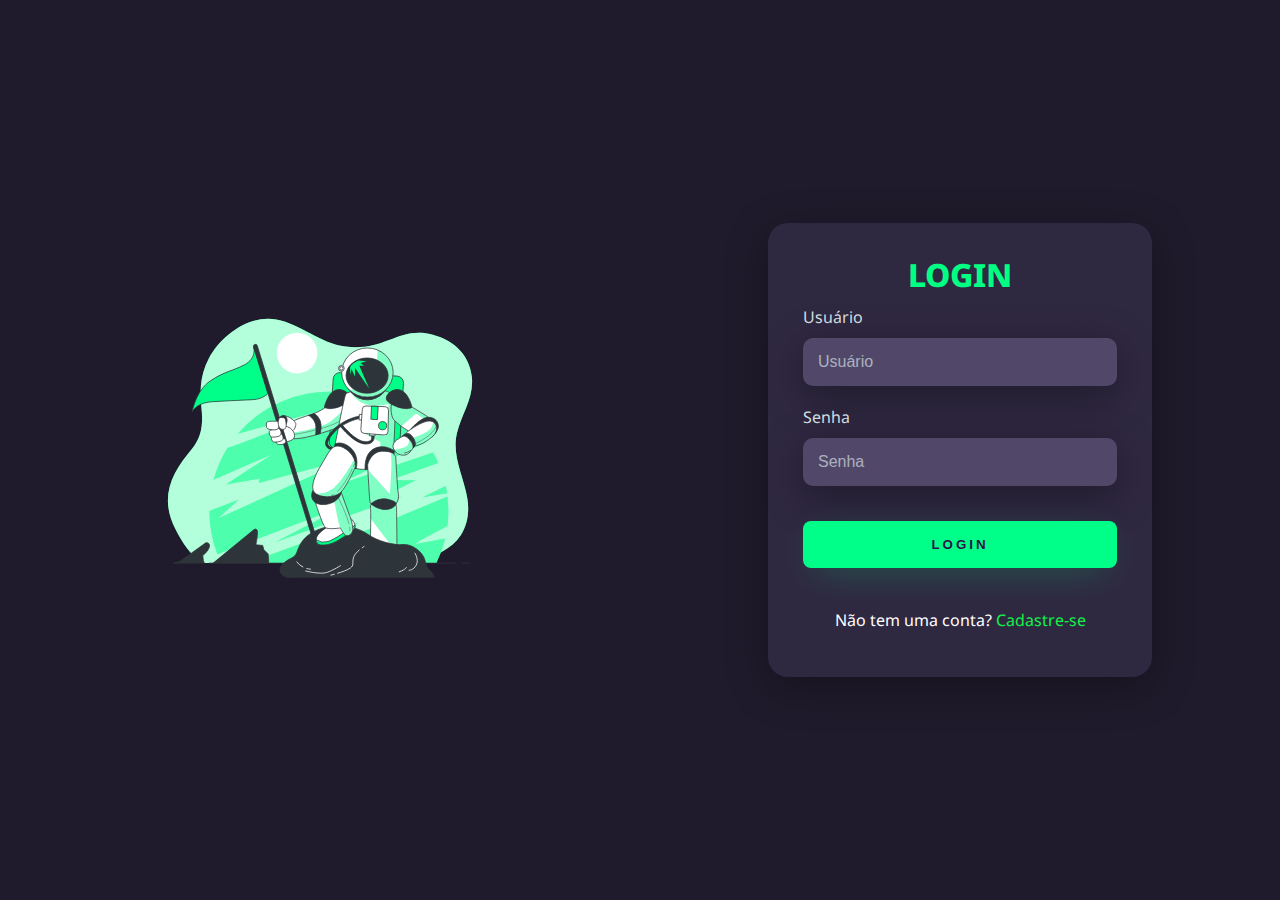
<file: tela-login-cadastro/index.html>
<!DOCTYPE html>
<html lang="pt-br">
<head>
    <meta charset="UTF-8">
    <meta name="viewport" content="width=device-width, initial-scale=1.0">
    <link rel="stylesheet" href="style.css">
    <title>Login</title>
</head>
<body>
    <div class="main-login">
        <div class="left-login">
            <img src="astronaut-animate.svg" class="left-login-image" alt="cat">
        </div>
        <div class="rigth-login">
            <div class="card-login">
                <h1>LOGIN</h1>
                <div class="textfield">
                    <label for="usuario">Usuário</label>
                    <input type="text" name="usuario" placeholder="Usuário">
                </div>
                <div class="textfield">
                    <label for="senha">Senha</label>
                    <input type="password" name="senha" placeholder="Senha">
                </div>
                <button class="btn-login">Login</button>
                <p class="text-cadastro">Não tem uma conta?<a href="telacadastro.html" class="cadastro-link"> Cadastre-se</a></p>
            </div>
        </div>
    </div>
</body>
</html>
</file>
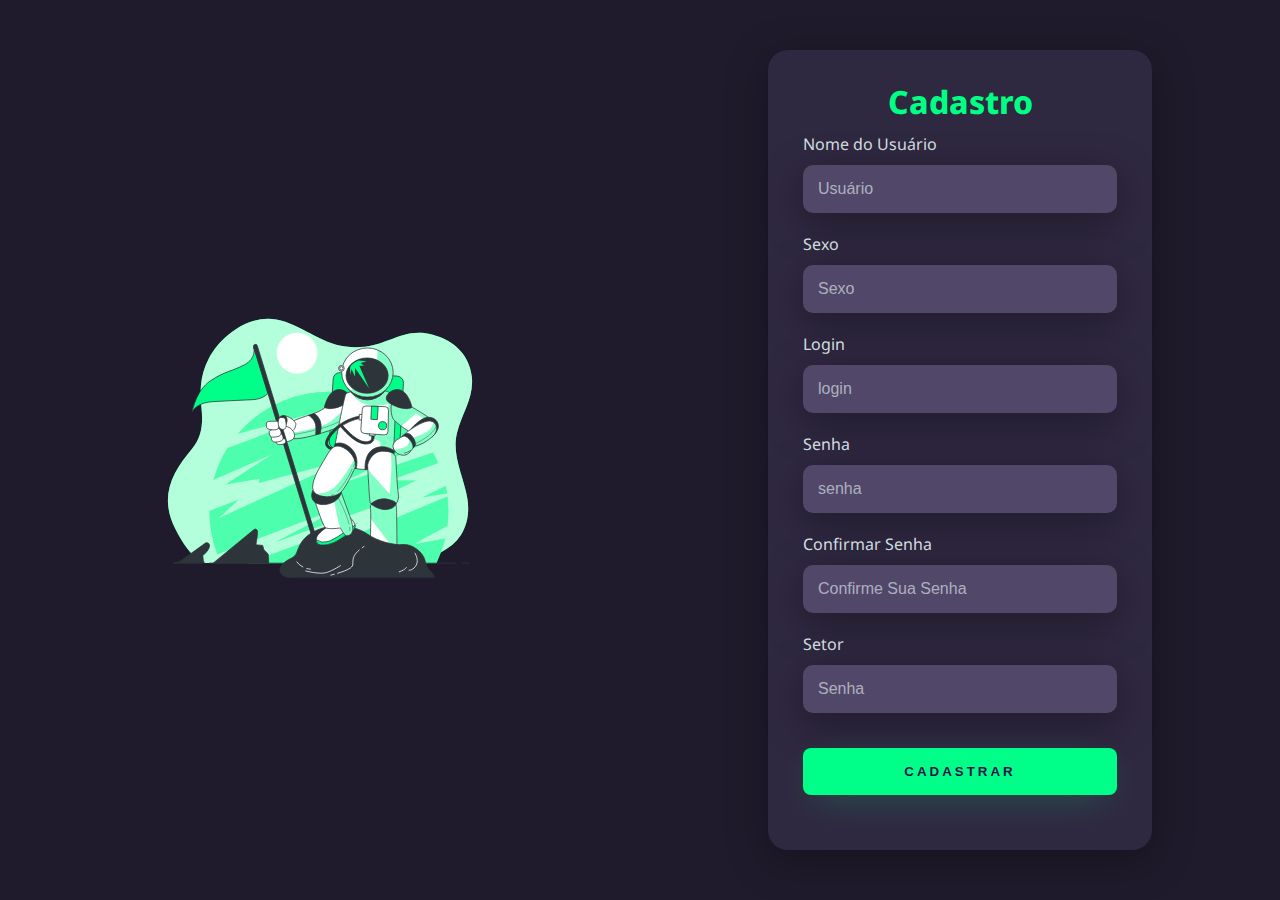
<file: tela-login-cadastro/telacadastro.html>
<!DOCTYPE html>
<html lang="pt-br">
<head>
    <meta charset="UTF-8">
    <meta name="viewport" content="width=device-width, initial-scale=1.0">
    <link rel="stylesheet" href="style-cadastro.css">
    <title>Cadastro</title>
</head>
<body>
    <div class="main-cadastro">
        <div class="left-cadastro">
            <img src="astronaut-animate.svg" class="left-cadastro-image" alt="cat">
        </div>
        <form action="conexao.php" method="post">
        <div class="rigth-cadastro">
            <div class="card-cadastro">
                <h1>Cadastro</h1>
                <div class="textfield">
                    <label for="usuario">Nome do Usuário</label>
                    <input type="text" name="usuario" placeholder="Usuário">
                </div>
                <div class="textfield">
                    <label>Sexo</label>
                    <input type="text" name="Sexo" placeholder="Sexo">
                </div>
                <div class="textfield">
                    <label>Login</label>
                    <input type="text" name="login" placeholder="login">
                </div>
                <div class="textfield">
                    <label>Senha</label>
                    <input type="password" name="senha" placeholder="senha">
                </div>
                <div class="textfield">
                    <label>Confirmar Senha</label>
                    <input type="password" name="confirmar-senha" placeholder="Confirme Sua Senha">
                </div>
                <div class="textfield">
                    <label for="senha">Setor</label>
                    <input type="text" name="setor" placeholder="Senha">
                </div>
                
                <button type="submit" class="btn-cadastro">Cadastrar</button>
           
            </div>
        </form>
        </div>
    </div>
</body>
</html>
</file>
<file: tela-login-cadastro/style.css>
@import url('https://fonts.googleapis.com/css2?family=Noto+Sans:wght@400;700&display=swap');

body{
    margin: 0;
    font-family: 'Noto Sans' , sans-serif;
}

body * {
    box-sizing: border-box;
}

.main-login{
    width: 100vw;
    height: 100vh;
    background-color: #201b2c;
    display: flex;
    justify-content: center;
    align-items: center;
}

.left-login {
    width: 50vw;
    height: 100vh;
    display: flex;
    justify-content: center;
    align-items: center;
    flex-direction: column;
}

.left-login > h1 {
    font-size: 3vw;
    color: #77ffc0;
}

.left-login-image {
    width: 30vw;
}

.rigth-login {
    width: 50vw;
    height: 100vh;
    display: flex;
    justify-content: center;
    align-items: center;
}

.card-login {
    width: 60%;
    display: flex;
    justify-content: center;
    align-items: center;
    flex-direction: column;
    padding: 30px 35px;
    background-color: #2f2841;
    border-radius: 20px;
    box-shadow: 0px 10px 40px #00000056;
}

.card-login > h1 {
    color: #00ff83;
    font-weight: 800;
    margin: 0;
}

.textfield {
    width: 100%;
    display: flex;
    flex-direction: column;
    align-items: flex-start;
    justify-content: center;
    margin: 10px 0px;
}

.textfield > input {
    width: 100%;
    border: none;
    border-radius: 10px;
    padding: 15px;
    background-color: #514869;
    color: #f0ffffde;
    font-size: 12pt;
    box-shadow: 0px 10px 40px #00000056;
    outline: none;
    box-sizing: border-box;
}

.textfield > label {
    color: #f0ffffde;
    margin-bottom: 10px;
}

.textfield > input::placeholder {
    color: #f0ffff94;
}

.btn-login {
    width: 100%;
    padding: 16px 0px;
    margin: 25px;
    border: none;
    border-radius: 8px;
    outline: none;
    text-transform: uppercase;
    font-weight: 800;
    letter-spacing: 3px;
    color: #2b134b;
    background-color: #00ff88;
    cursor: pointer;
    box-shadow: 0px 10px 40px -12px #00ff8052;
}

@media only screen and (max-width: 950px) {
    .card-login {
        width: 85%;
    }
}

@media only screen and (max-width: 600px) {
    .main-login {
        flex-direction: column;

    }
    .left-login > h1 {
        display: none;
    }

    .left-login {
        width: 100%;
        height: auto;
    }

    .rigth-login {
        width: 100%;
        height: auto;
    }

    .left-login-image {
        width: 50vh;
    }

    .card-login {
        width: 90%;
    }
}


.cadastro-link {
    text-decoration: none;
    color: rgb(19, 240, 74);   
}   

.cadastro-link:hover {
    color: #1eb36d;
    transition: 30ms;
}   

.text-cadastro {
    color: white;
}
</file>
<file: tela-login-cadastro/style-cadastro.css>
@import url('https://fonts.googleapis.com/css2?family=Noto+Sans:wght@400;700&display=swap');

body{
    margin: 0;
    font-family: 'Noto Sans' , sans-serif;
}

body * {
    box-sizing: border-box;
}


.main-cadastro{
    width: 100vw;
    height: 100vh;
    background-color: #201b2c;
    display: flex;
    justify-content: center;
    align-items: center;
}

.left-cadastro {
    width: 50vw;
    height: 100vh;
    display: flex;
    justify-content: center;
    align-items: center;
    flex-direction: column;
}

.left-cadastro > h1 {
    font-size: 3vw;
    color: #77ffc0;
}

.left-cadastro-image {
    width: 30vw;
}

.rigth-cadastro {
    width: 50vw;
    height: 100vh;
    display: flex;
    justify-content: center;
    align-items: center;
}

.card-cadastro {
    width: 60%;
    display: flex;
    justify-content: center;
    align-items: center;
    flex-direction: column;
    padding: 30px 35px;
    background-color: #2f2841;
    border-radius: 20px;
    box-shadow: 0px 10px 40px #00000056;
}

.card-cadastro > h1 {
    color: #00ff83;
    font-weight: 800;
    margin: 0;
}

.textfield {
    width: 100%;
    display: flex;
    flex-direction: column;
    align-items: flex-start;
    justify-content: center;
    margin: 10px 0px;
}

.textfield > input {
    width: 100%;
    border: none;
    border-radius: 10px;
    padding: 15px;
    background-color: #514869;
    color: #f0ffffde;
    font-size: 12pt;
    box-shadow: 0px 10px 40px #00000056;
    outline: none;
    box-sizing: border-box;
}

.textfield > label {
    color: #f0ffffde;
    margin-bottom: 10px;
}

.textfield > input::placeholder {
    color: #f0ffff94;
}

.btn-cadastro {
    width: 100%;
    padding: 16px 0px;
    margin: 25px;
    border: none;
    border-radius: 8px;
    outline: none;
    text-transform: uppercase;
    font-weight: 800;
    letter-spacing: 3px;
    color: #2b134b;
    background-color: #00ff88;
    cursor: pointer;
    box-shadow: 0px 10px 40px -12px #00ff8052;
}

@media only screen and (max-width: 950px) {
    .card-cadastro {
        width: 85%;
    }
}

@media only screen and (max-width: 600px) {
    .main-cadastro {
        flex-direction: column;

    }
    .left-cadastro > h1 {
        display: none;
    }

    .left-cadastro {
        width: 100%;
        height: auto;
    }

    .rigth-cadastro {
        width: 100%;
        height: auto;
    }

    .left-cadastro-image {
        width: 50vh;
    }

    .card-cadastro {
        width: 90%;
    }
}

a {
    text-decoration: none;
}
</file>
